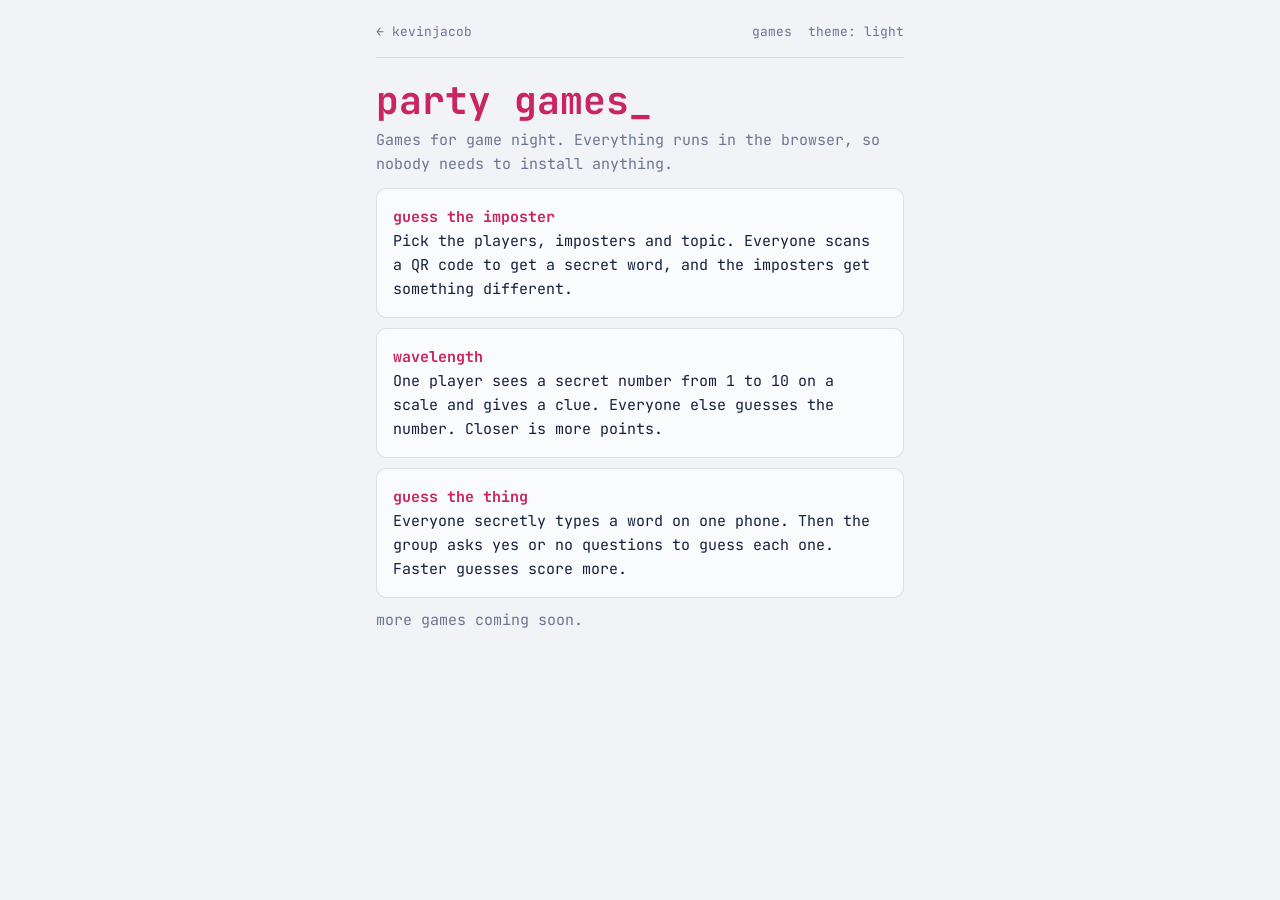
<file: games/index.html>
<!doctype html>
<html lang="en"><head><meta charset="utf-8">
<meta name="viewport" content="width=device-width, initial-scale=1, viewport-fit=cover">
<title>Party games | Kevin Jacob</title>
<link rel="stylesheet" href="https://fonts.googleapis.com/css2?family=JetBrains+Mono:wght@400;700&display=swap">
<link rel="stylesheet" href="games.css">
<script>try{var s=localStorage.getItem('kj-theme');if(s)document.documentElement.dataset.theme=s}catch(e){}</script></head><body>
<div class="wrap">
 <div class="bar"><a href="../">&larr; kevinjacob</a><span class="sp">games</span><button id="thm" class="tb" aria-label="Change theme">theme</button></div>
 <h1>party games<span class="a">_</span></h1>
 <p class="d">Games for game night. Everything runs in the browser, so nobody needs to install anything.</p>
 <a class="gcard" href="imposter.html"><b>guess the imposter</b><br>Pick the players, imposters and topic. Everyone scans a QR code to get a secret word, and the imposters get something different.</a>
 <a class="gcard" href="wavelength.html"><b>wavelength</b><br>One player sees a secret number from 1 to 10 on a scale and gives a clue. Everyone else guesses the number. Closer is more points.</a>
 <a class="gcard" href="guess.html"><b>guess the thing</b><br>Everyone secretly types a word on one phone. Then the group asks yes or no questions to guess each one. Faster guesses score more.</a>
 <p class="d">more games coming soon.</p>
</div><script src="theme.js"></script>
</body></html>
</file>
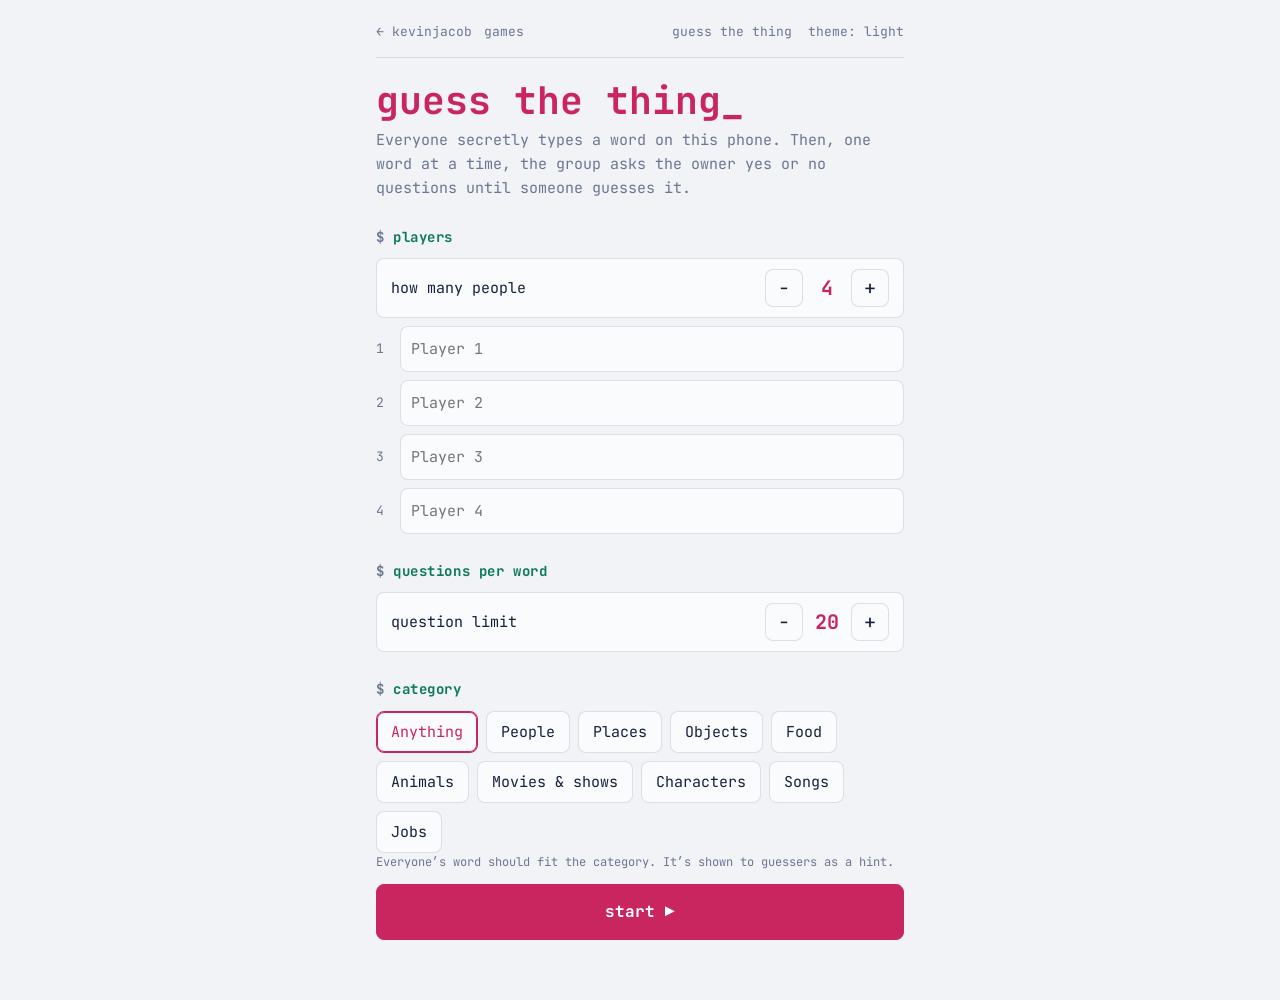
<file: games/guess.html>
<!doctype html>
<html lang="en"><head><meta charset="utf-8">
<meta name="viewport" content="width=device-width, initial-scale=1, viewport-fit=cover">
<title>Guess the Thing | Kevin Jacob</title>
<meta name="description" content="A pass-the-phone party game. Everyone secretly types a word, then the group asks yes or no questions to guess each one.">
<link rel="stylesheet" href="https://fonts.googleapis.com/css2?family=JetBrains+Mono:wght@400;700&display=swap">
<link rel="stylesheet" href="games.css">
<script>try{var s=localStorage.getItem('kj-theme');if(s)document.documentElement.dataset.theme=s}catch(e){}</script></head><body>
<div class="wrap">
 <div class="bar"><a href="../">&larr; kevinjacob</a><a href="./">games</a><span class="sp">guess the thing</span><button id="thm" class="tb" aria-label="Change theme">theme</button></div>

 <section id="setup">
  <h1>guess the thing<span class="a">_</span></h1>
  <p class="d">Everyone secretly types a word on this phone. Then, one word at a time, the group asks the owner yes or no questions until someone guesses it.</p>
  <h2>players</h2>
  <div class="row"><span>how many people</span><span class="step"><button id="nm" aria-label="Fewer players">&minus;</button><b id="nv">4</b><button id="np" aria-label="More players">+</button></span></div>
  <div id="names"></div>
  <h2>questions per word</h2>
  <div class="row"><span>question limit</span><span class="step"><button id="lm" aria-label="Fewer questions">&minus;</button><b id="lv">20</b><button id="lp" aria-label="More questions">+</button></span></div>
  <h2>category</h2>
  <div class="chips" id="cats"></div>
  <p class="warn">Everyone&rsquo;s word should fit the category. It&rsquo;s shown to guessers as a hint.</p>
  <p></p>
  <button class="btn big" id="go">start &#9654;</button>
 </section>

 <section id="hand" hidden>
  <h1 class="ctr" id="hmsg"></h1>
  <p class="ctr d" id="hsub"></p>
  <p class="ctr"><button class="btn big" id="hgo">I&rsquo;m ready</button></p>
 </section>

 <section id="enter" hidden>
  <h1 id="ename"></h1>
  <p class="d">Type your secret word. Category: <b class="a" id="ecat"></b></p>
  <input type="password" id="w" autocomplete="off" autocapitalize="off" autocorrect="off" spellcheck="false" maxlength="40" aria-label="Your secret word" data-lpignore="true">
  <p><label class="d"><input type="checkbox" id="wshow" style="width:auto;margin:0 6px 0 0"> show what I&rsquo;m typing</label></p>
  <p class="a" id="werr" hidden></p>
  <button class="btn big" id="lock">lock it in</button>
 </section>

 <section id="ready" hidden>
  <h1>all words are in<span class="a">_</span></h1>
  <p class="d">The phone holds every word, hidden. We&rsquo;ll go through them one at a time in a random order.</p>
  <button class="btn big" id="begin">first word &#9654;</button>
 </section>

 <section id="play" hidden>
  <p class="d ctr" id="rno"></p>
  <h1 class="ctr" id="own"></h1>
  <p class="ctr"><span class="pill" id="pcat"></span> <span class="pill" id="qno"></span></p>
  <div id="qpanel">
   <p class="ctr"><b class="u" id="asker"></b>, ask a yes or no question out loud. The owner answers.</p>
   <input type="text" id="qtext" placeholder="type the question (optional)" maxlength="80" autocomplete="off" aria-label="Question (optional)">
   <div class="ans"><button id="yes">yes</button><button id="no">no</button><button id="maybe">sort of</button></div>
   <p class="ctr"><button id="guessbtn">I want to guess</button></p>
  </div>
  <div id="gpanel" hidden>
   <p class="ctr"><b class="u" id="guesser"></b> says a guess out loud.<br><b class="a" id="owner2"></b>, was it right?</p>
   <div class="two"><button class="btn big" id="right">yes, right!</button><button class="btn big" id="wrong" style="background:var(--panel);color:var(--fg);border-color:var(--line)">nope</button></div>
  </div>
  <h2>questions so far</h2>
  <ul class="log" id="log"></ul>
 </section>

 <section id="result" hidden>
  <h1 class="ctr" id="rtitle"></h1>
  <p class="ctr" id="rsub"></p>
  <p class="ctr"><button class="btn big" id="rev">show the word</button></p>
  <div id="wordwrap" class="wordbox" hidden></div>
  <h2>scoreboard</h2>
  <div id="board"></div>
  <p class="ctr"><button class="btn big" id="nextw">next word &#9654;</button></p>
 </section>

 <section id="end" hidden>
  <h1 class="ctr">final scores<span class="a">_</span></h1>
  <p class="ctr" id="win"></p>
  <div id="fboard"></div>
  <p class="ctr"><button id="again">play again (new words)</button> <button id="change">change settings</button></p>
 </section>
</div>
<script src="guess.js"></script><script src="theme.js"></script>
</body></html>
</file>
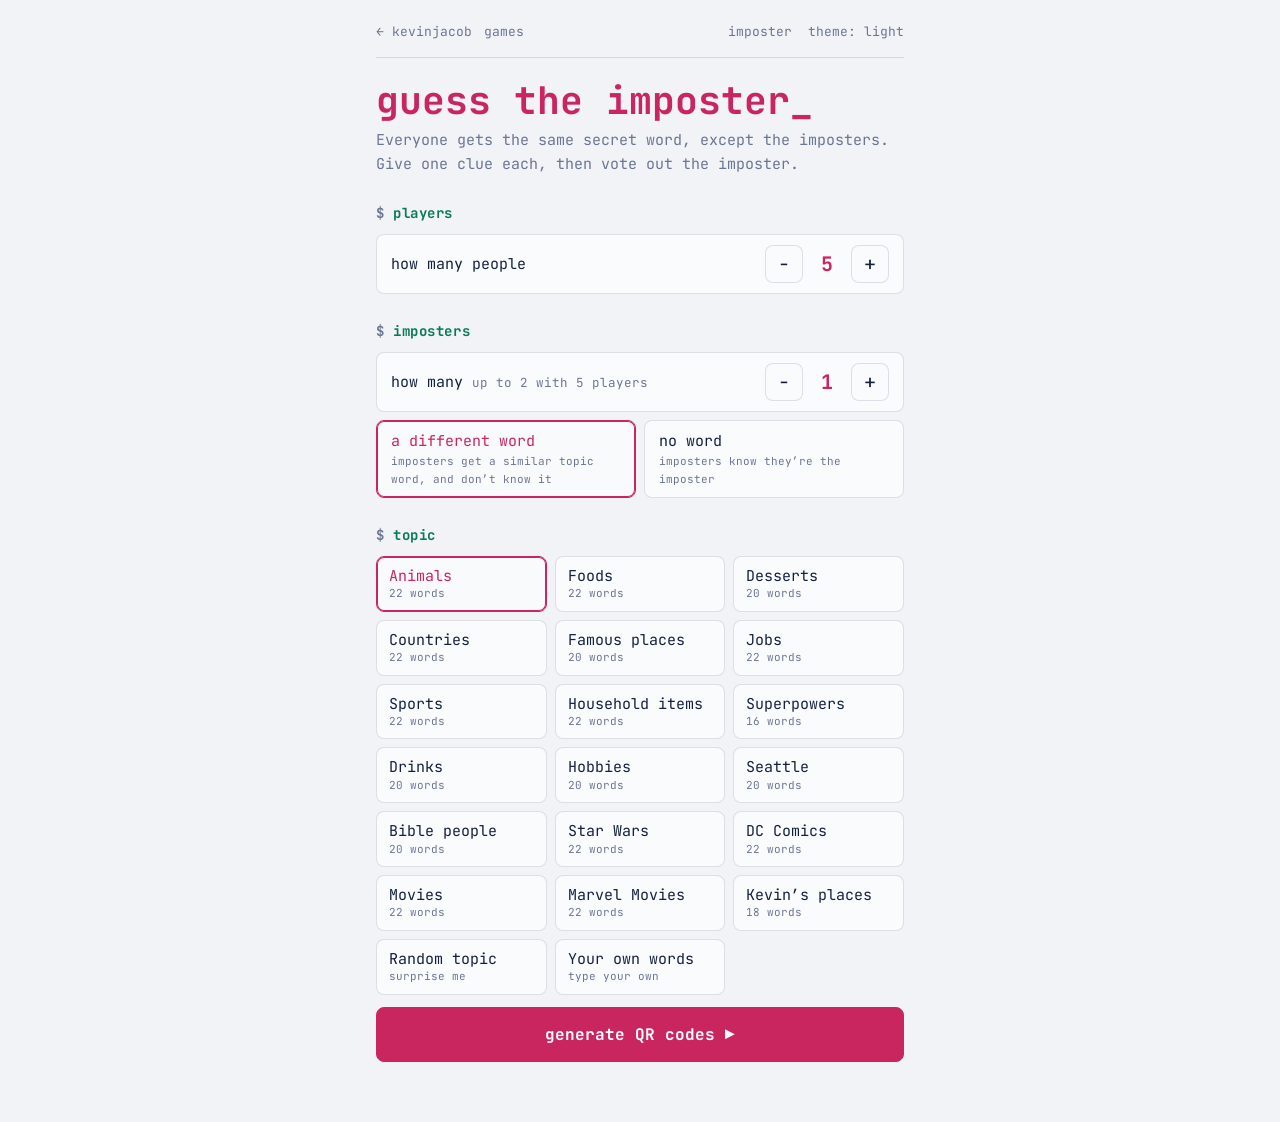
<file: games/imposter.html>
<!doctype html>
<html lang="en"><head><meta charset="utf-8">
<meta name="viewport" content="width=device-width, initial-scale=1, viewport-fit=cover">
<title>Guess the Imposter | Kevin Jacob</title>
<meta name="description" content="A pass-the-phone party game. Pick the players, imposters and topic, then everyone scans a QR code to get their secret card.">
<link rel="stylesheet" href="https://fonts.googleapis.com/css2?family=JetBrains+Mono:wght@400;700&display=swap">
<link rel="stylesheet" href="games.css">
<script>try{var s=localStorage.getItem('kj-theme');if(s)document.documentElement.dataset.theme=s}catch(e){}</script></head><body>
<div class="wrap">
 <div class="bar"><a href="../">&larr; kevinjacob</a><a href="./">games</a><span class="sp">imposter</span><button id="thm" class="tb" aria-label="Change theme">theme</button></div>

 <main id="host" hidden>
  <section id="setup">
   <h1>guess the imposter<span class="a">_</span></h1>
   <p class="d">Everyone gets the same secret word, except the imposters. Give one clue each, then vote out the imposter.</p>

   <h2>players</h2>
   <div class="row"><span>how many people</span><span class="step"><button id="nm" aria-label="Fewer players">&minus;</button><b id="nv">5</b><button id="np" aria-label="More players">+</button></span></div>
   <h2>imposters</h2>
   <div class="row"><span>how many <small class="d" id="khint"></small></span><span class="step"><button id="km" aria-label="Fewer imposters">&minus;</button><b id="kv">1</b><button id="kp" aria-label="More imposters">+</button></span></div>
   <div class="seg" id="mode">
    <button data-m="diff" aria-pressed="true">a different word<small>imposters get a similar topic word, and don&rsquo;t know it</small></button>
    <button data-m="blank" aria-pressed="false">no word<small>imposters know they&rsquo;re the imposter</small></button>
   </div>

   <h2>topic</h2>
   <div class="topics" id="topics"></div>
   <div id="customwrap" hidden><textarea id="custom" rows="3" placeholder="pizza, sushi, tacos, ramen"></textarea><div class="warn">separate words with commas</div></div>

   <p class="a" id="err" hidden></p>
   <p></p>
   <button class="btn big" id="go">generate QR codes &#9654;</button>
  </section>

  <section id="pass" hidden>
   <h1 class="ctr" id="pnum">Player 1</h1>
   <div class="dots" id="dots"></div>
   <div id="qrwrap">
    <p class="ctr d">Player, point your phone camera at this code. Only you should see your card.</p>
    <div class="qrbox" id="qr"></div>
    <p class="ctr"><button id="here">no phone? show it on this screen</button> <button id="copy">copy link</button></p>
   </div>
   <div id="herewrap" hidden>
    <p class="ctr d">Hand this device to the player. Hold the card to read it, then pass it back.</p>
    <div id="herecard"></div>
    <p class="ctr"><button id="backqr">&larr; back to the QR code</button></p>
   </div>
   <p class="ctr"><button id="prev">&#9664; back</button> <button class="btn" id="next" style="border-color:var(--acc);color:var(--acc)">Next player &#9654;</button></p>
  </section>

  <section id="done" hidden>
   <h1>cards dealt<span class="a">_</span></h1>
   <p><b class="u" id="first"></b> gives the first clue, then it goes around the circle.</p>
   <ul class="list"><li>say one clue about your word. Don&rsquo;t say the word itself.</li><li>imposters: listen, and blend in.</li><li>after a round or two, everyone votes for who they think the imposter is.</li></ul>
   <p><button class="btn big" id="revbtn">reveal the imposters</button></p>
   <div id="reveal" hidden></div>
   <p class="ctr"><button id="again">new round (same settings)</button> <button id="change">change settings</button></p>
  </section>
 </main>

 <main id="me" hidden>
  <h1 id="who">Player</h1>
  <p class="d">Hold the card to see your secret. Let go to hide it, and don&rsquo;t show anyone.</p>
  <div id="mecard"></div>
  <p class="warn">This card lives only on your phone. Close this tab when the round is over.</p>
  <p class="warn"><a href="#" id="hostlink">host a game instead</a></p>
 </main>
</div>
<script src="qr.js"></script><script src="imposter.js"></script>
<script src="theme.js"></script>
</body></html>
</file>
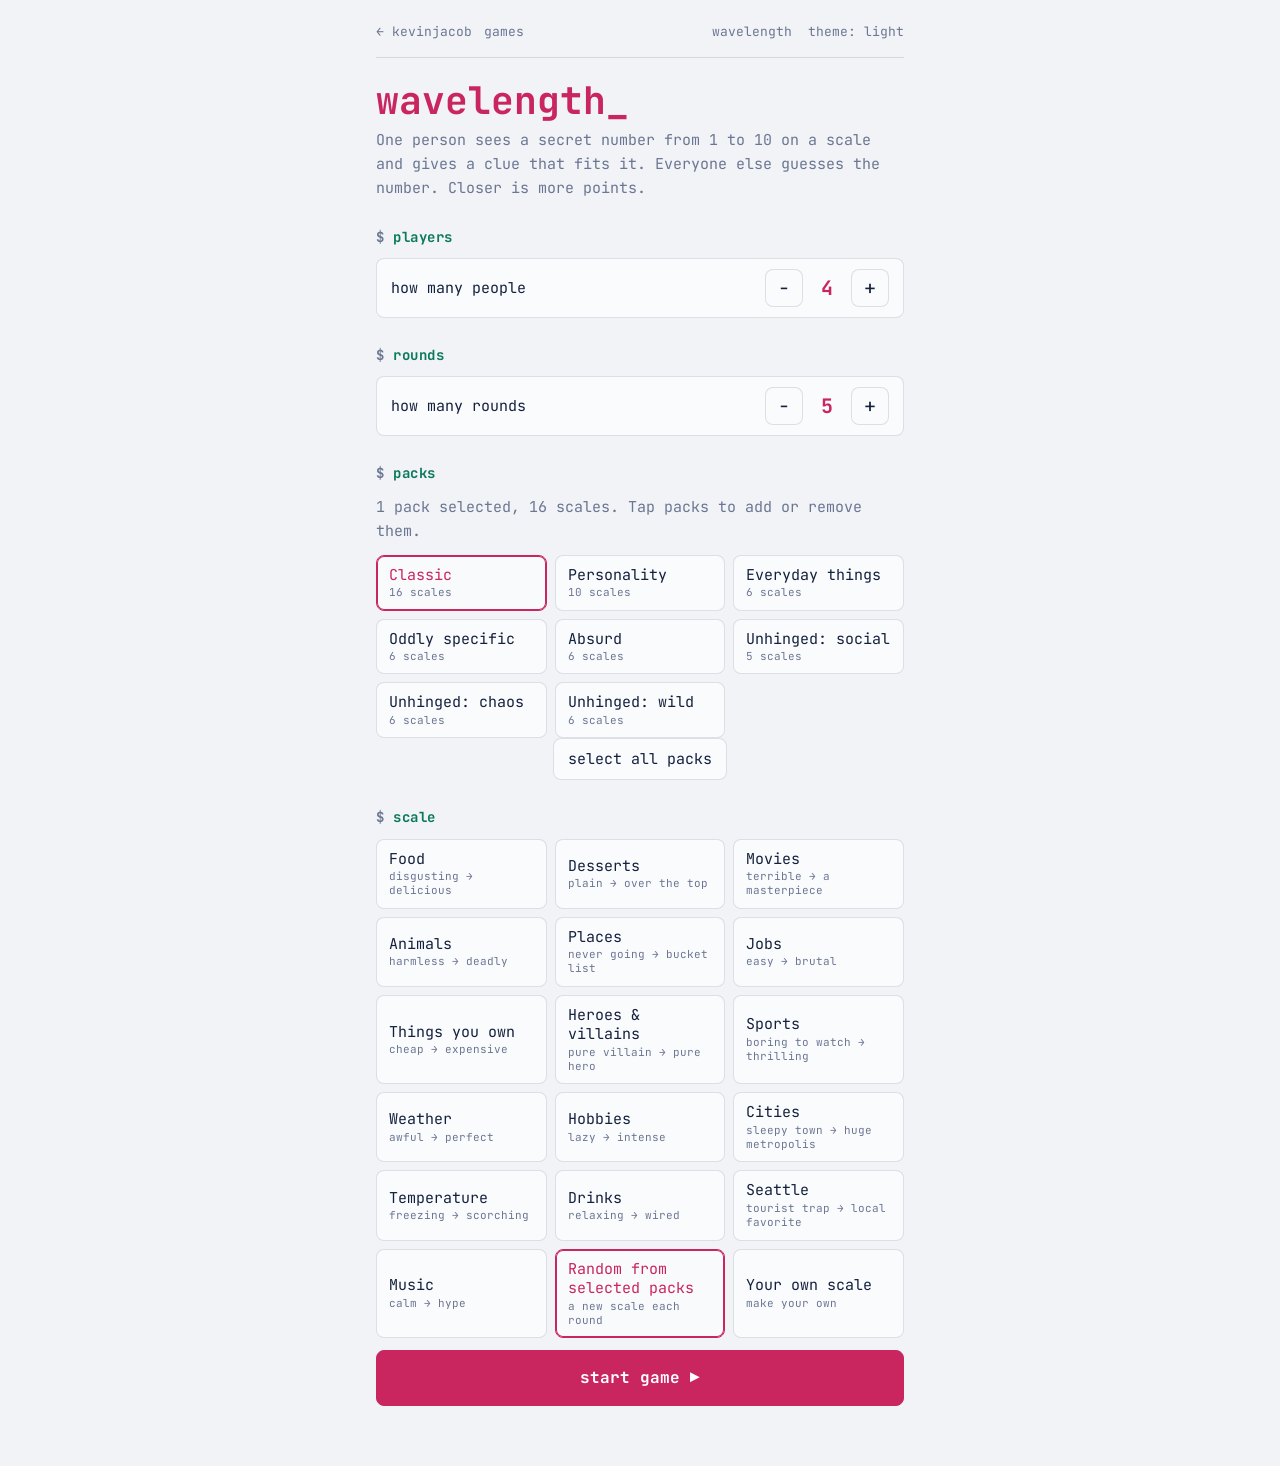
<file: games/wavelength.html>
<!doctype html>
<html lang="en"><head><meta charset="utf-8">
<meta name="viewport" content="width=device-width, initial-scale=1, viewport-fit=cover">
<title>Wavelength | Kevin Jacob</title>
<meta name="description" content="A party game of reading minds. One player sees a secret number from 1 to 10 and gives a clue. Everyone else guesses it.">
<link rel="stylesheet" href="https://fonts.googleapis.com/css2?family=JetBrains+Mono:wght@400;700&display=swap">
<link rel="stylesheet" href="games.css">
<script>try{var s=localStorage.getItem('kj-theme');if(s)document.documentElement.dataset.theme=s}catch(e){}</script></head><body>
<div class="wrap">
 <div class="bar"><a href="../">&larr; kevinjacob</a><a href="./">games</a><span class="sp">wavelength</span><button id="thm" class="tb" aria-label="Change theme">theme</button></div>

 <main id="host" hidden>
  <section id="setup">
   <h1>wavelength<span class="a">_</span></h1>
   <p class="d">One person sees a secret number from 1 to 10 on a scale and gives a clue that fits it. Everyone else guesses the number. Closer is more points.</p>

   <h2>players</h2>
   <div class="row"><span>how many people</span><span class="step"><button id="nm" aria-label="Fewer players">&minus;</button><b id="nv">4</b><button id="np" aria-label="More players">+</button></span></div>
   <h2>rounds</h2>
   <div class="row"><span>how many rounds</span><span class="step"><button id="rm" aria-label="Fewer rounds">&minus;</button><b id="rv">5</b><button id="rp" aria-label="More rounds">+</button></span></div>

   <h2>packs</h2>
   <p class="d" id="phint"></p>
   <div class="topics" id="packs"></div>
   <p class="ctr"><button id="allp">select all packs</button></p>
   <h2>scale</h2>
   <div class="topics" id="topics"></div>
   <div id="customwrap" hidden>
    <input type="text" id="clo" placeholder="1 means... (e.g. sleepy)" maxlength="30" aria-label="What 1 means">
    <input type="text" id="chi" placeholder="10 means... (e.g. wired)" maxlength="30" aria-label="What 10 means">
    <input type="text" id="cpr" placeholder="clue prompt (optional), e.g. name a drink" maxlength="40" aria-label="Clue prompt">
   </div>
   <p class="a" id="err" hidden></p>
   <p></p>
   <button class="btn big" id="go">start game &#9654;</button>
  </section>

  <section id="clue" hidden>
   <h1 class="ctr" id="rhead">Round 1 of 5</h1>
   <p class="ctr"><b class="u" id="giver"></b> is the clue-giver</p>
   <div class="spec" id="spec"></div>
   <div id="qrwrap">
    <p class="ctr d">Clue-giver, point your phone camera at this code to see your secret number. Everyone else, look away.</p>
    <div class="qrbox" id="qr"></div>
    <p class="ctr"><button id="here">no phone? show it on this screen</button> <button id="copy">copy link</button></p>
   </div>
   <div id="herewrap" hidden>
    <p class="ctr d">Clue-giver, hold the card to see your number. Everyone else, look away.</p>
    <div id="herecard"></div>
    <p class="ctr"><button id="backqr">&larr; back to the QR code</button></p>
   </div>
   <p class="ctr"><button class="btn" id="cluedone" style="border-color:var(--acc);color:var(--acc)">clue given &#9654;</button></p>
  </section>

  <section id="guess" hidden>
   <h1 class="ctr">make your guess<span class="a">_</span></h1>
   <p class="ctr d">The clue-giver says their answer out loud. Talk it over, then pick one number together.</p>
   <div class="spec" id="gspec"></div>
   <div class="nums" id="nums"></div>
   <p class="ctr"><button class="btn big" id="lock" disabled>lock it in</button></p>
  </section>

  <section id="result" hidden>
   <h1 class="ctr" id="verdict"></h1>
   <div class="pts" id="pts"></div>
   <div class="spec" id="rspec"></div>
   <p class="ctr" id="tally"></p>
   <p class="ctr"><button class="btn big" id="nextround">next round &#9654;</button></p>
  </section>

  <section id="end" hidden>
   <h1 class="ctr">final score<span class="a">_</span></h1>
   <div class="pts" id="total"></div>
   <p class="ctr" id="grade"></p>
   <ul class="list" id="log"></ul>
   <p class="ctr"><button id="again">play again (same settings)</button> <button id="change">change settings</button></p>
  </section>
 </main>

 <main id="me" hidden>
  <h1 id="who">Clue-giver</h1>
  <p class="d">Hold the card to see your secret number. Let go to hide it. Then give a clue that fits.</p>
  <div class="spec" id="mespec"></div>
  <div id="mecard"></div>
  <p class="warn">This card lives only on your phone. Close this tab when the round is over.</p>
  <p class="warn"><a href="#" id="hostlink">host a game instead</a></p>
 </main>
</div>
<script src="qr.js"></script><script src="wavelength.js"></script>
<script src="theme.js"></script>
</body></html>
</file>
<file: games/games.css>
:root{--onacc:#fff;--bg:#f1f3f7;--fg:#14213d;--dim:#6b7692;--acc:#c9255f;--ok:#0b7a5a;--land:#dbe3f0;--inset:#fff;--panel:rgba(250,251,253,.94);--line:rgba(20,33,61,.13);color-scheme:light;box-sizing:border-box;padding-top:env(safe-area-inset-top,0px);padding-bottom:env(safe-area-inset-bottom,0px)}
@media(prefers-color-scheme:dark){:root:not([data-theme="light"]){--onacc:#0d1424;--bg:#0d1424;--fg:#e8e4d4;--dim:#7b87a6;--acc:#ff8fa3;--ok:#8ff0c0;--land:#17233f;--inset:#1c2b4d;--panel:rgba(13,20,36,.93);--line:rgba(143,240,192,.13);color-scheme:dark}}
:root[data-theme="dark"]{--onacc:#0d1424;--bg:#0d1424;--fg:#e8e4d4;--dim:#7b87a6;--acc:#ff8fa3;--ok:#8ff0c0;--land:#17233f;--inset:#1c2b4d;--panel:rgba(13,20,36,.93);--line:rgba(143,240,192,.13);color-scheme:dark}
:root[data-theme="dracula"]{--bg:#282a36;--fg:#f8f8f2;--dim:#8f94b8;--acc:#ff79c6;--ok:#50fa7b;--land:#3a3d52;--inset:#44475a;--panel:rgba(40,42,54,.94);--line:rgba(248,248,242,.14);--onacc:#282a36;color-scheme:dark}
:root[data-theme="gruvbox"]{--bg:#282828;--fg:#ebdbb2;--dim:#a89984;--acc:#fe8019;--ok:#b8bb26;--land:#3c3836;--inset:#504945;--panel:rgba(40,40,40,.94);--line:rgba(235,219,178,.14);--onacc:#282828;color-scheme:dark}
:root[data-theme="nord"]{--bg:#2e3440;--fg:#eceff4;--dim:#8f9bb3;--acc:#88c0d0;--ok:#a3be8c;--land:#3b4252;--inset:#434c5e;--panel:rgba(46,52,64,.94);--line:rgba(236,239,244,.14);--onacc:#2e3440;color-scheme:dark}
:root[data-theme="solarized"]{--bg:#fdf6e3;--fg:#073642;--dim:#657b83;--acc:#cb4b16;--ok:#859900;--land:#eee8d5;--inset:#fff;--panel:rgba(253,246,227,.94);--line:rgba(7,54,66,.14);--onacc:#fdf6e3;color-scheme:light}
:root[data-theme="matrix"]{--bg:#020a04;--fg:#b9ffcf;--dim:#3f8f5b;--acc:#00ff66;--ok:#7dffb0;--land:#06200f;--inset:#0a2e17;--panel:rgba(2,10,4,.94);--line:rgba(0,255,102,.2);--onacc:#020a04;color-scheme:dark}
:root[data-theme="batman"]{--bg:#0a0b0f;--fg:#d6d9e0;--dim:#838a9c;--acc:#ffd60a;--ok:#6fb1d9;--land:#161922;--inset:#222634;--panel:rgba(10,11,15,.94);--line:rgba(255,214,10,.18);--onacc:#0a0b0f;color-scheme:dark}
*{box-sizing:border-box}
html,body{height:auto;min-height:100%}
body{margin:0;background:var(--bg);color:var(--fg);font:15px/1.6 "JetBrains Mono",ui-monospace,Menlo,Consolas,monospace;overflow:auto;-webkit-tap-highlight-color:transparent}
[hidden]{display:none!important}
.wrap{max-width:560px;margin:0 auto;padding:14px 16px 60px}
.bar{display:flex;align-items:center;gap:12px;font-size:13px;color:var(--dim);padding:8px 0 14px;border-bottom:1px solid var(--line);margin-bottom:22px}
.bar a{color:var(--dim);text-decoration:none}.bar a:hover{color:var(--ok)}.bar .sp{margin-left:auto}
h1{margin:0 0 6px;color:var(--acc);font-size:clamp(26px,8vw,38px);line-height:1.1}
h2{margin:26px 0 10px;color:var(--ok);font-size:14px;font-weight:700;letter-spacing:.04em;text-transform:lowercase}
h2::before{content:"$ ";color:var(--dim)}
p{margin:0 0 12px}.d{color:var(--dim)}.a{color:var(--acc)}.u{color:var(--ok)}
button,.btn{font:inherit;color:var(--fg);background:var(--panel);border:1px solid var(--line);border-radius:8px;padding:8px 14px;cursor:pointer;text-decoration:none;display:inline-block}
button:hover,button:focus-visible,.btn:hover{border-color:var(--ok);color:var(--ok);outline:none}
.big{width:100%;padding:14px;font-size:16px;color:var(--onacc);background:var(--acc);border-color:var(--acc);font-weight:700}
.big:hover,.big:focus-visible{color:var(--onacc);background:var(--ok);border-color:var(--ok)}
.row{display:flex;align-items:center;justify-content:space-between;gap:10px;padding:10px 14px;background:var(--panel);border:1px solid var(--line);border-radius:8px;margin-bottom:8px}
.step{display:flex;align-items:center;gap:12px}.step b{min-width:2ch;text-align:center;font-size:20px;color:var(--acc)}
.step button{width:38px;height:38px;padding:0;font-size:20px;line-height:1}
.topics{display:grid;grid-template-columns:repeat(auto-fill,minmax(150px,1fr));gap:8px}
.tp{text-align:left;padding:10px 12px;line-height:1.3}.tp small{display:block;color:var(--dim);font-size:11px}
.tp[aria-pressed="true"]{border-color:var(--acc);color:var(--acc);box-shadow:inset 0 0 0 1px var(--acc)}
textarea,input[type=text]{width:100%;font:inherit;color:var(--fg);background:var(--panel);border:1px solid var(--line);border-radius:8px;padding:10px;margin-top:8px}
.seg{display:flex;gap:8px;flex-wrap:wrap}.seg button{flex:1;min-width:140px;text-align:left}.seg button[aria-pressed="true"]{border-color:var(--acc);color:var(--acc);box-shadow:inset 0 0 0 1px var(--acc)}
.seg small{display:block;color:var(--dim);font-size:11px}
.qrbox{background:#fff;border-radius:12px;padding:12px;width:min(78vw,300px);margin:12px auto;line-height:0}
.qrbox svg{width:100%;height:auto;display:block}
.dots{display:flex;gap:6px;justify-content:center;flex-wrap:wrap;margin:8px 0 14px}
.dots i{width:10px;height:10px;border-radius:50%;background:var(--line)}.dots i.on{background:var(--ok)}.dots i.cur{background:var(--acc)}
.ctr{text-align:center}
.card{position:relative;margin:18px 0;min-height:230px;border:2px dashed var(--line);border-radius:14px;display:flex;flex-direction:column;align-items:center;justify-content:center;gap:6px;padding:20px;text-align:center;user-select:none;-webkit-user-select:none;touch-action:none;background:var(--panel);cursor:pointer}
.card.on{border:2px solid var(--acc);border-style:solid}
.card .w{font-size:clamp(28px,9vw,44px);color:var(--acc);font-weight:700;line-height:1.15;word-break:break-word}
.card .h{color:var(--dim)}
.imp{color:var(--acc)}
.list{margin:0 0 12px;padding:0;list-style:none}.list li{padding:6px 0;border-bottom:1px solid var(--line)}
.warn{font-size:12px;color:var(--dim)}
.gcard{display:block;text-decoration:none;color:var(--fg);padding:16px;background:var(--panel);border:1px solid var(--line);border-radius:10px;margin-bottom:10px}.gcard:hover{border-color:var(--ok)}.gcard b{color:var(--acc)}
a{color:var(--acc)}
.spec{margin:10px 0 16px}
.spec .pr{font-size:18px;color:var(--acc);font-weight:700;text-align:center;margin-bottom:12px}
.sbar{position:relative;height:16px;border-radius:8px;margin:26px 6px 8px;background:linear-gradient(90deg,var(--ok),var(--acc));opacity:.9}
.sbar i{position:absolute;top:50%;width:2px;height:8px;background:var(--bg);transform:translate(-1px,-50%);opacity:.6}
.sbar b{position:absolute;top:-24px;transform:translateX(-50%);font-size:12px;line-height:1;padding:3px 7px;border-radius:6px;white-space:nowrap}
.sbar b::after{content:"";position:absolute;left:50%;bottom:-5px;border:5px solid transparent;border-bottom:0;margin-left:-5px}
.sbar b.t{background:var(--ok);color:var(--onacc)}.sbar b.t::after{border-top-color:var(--ok)}
.sbar b.g{background:var(--fg);color:var(--bg)}.sbar b.g::after{border-top-color:var(--fg)}
.ends{display:flex;justify-content:space-between;gap:12px;font-size:13px;margin:0 2px}.ends span:last-child{text-align:right}
.nums{display:grid;grid-template-columns:repeat(5,1fr);gap:8px;margin:12px 0}
.nums button{padding:12px 0;font-size:18px;font-weight:700}.nums button[aria-pressed="true"]{border-color:var(--acc);color:var(--acc);box-shadow:inset 0 0 0 1px var(--acc)}
.pts{font-size:clamp(40px,14vw,64px);text-align:center;color:var(--acc);font-weight:700;line-height:1.1}
.card .n{font-size:clamp(64px,24vw,110px);color:var(--acc);font-weight:700;line-height:1}
.two{display:grid;grid-template-columns:1fr 1fr;gap:8px}
#rspec .sbar{margin-top:56px}
.bar .tb{border:0;background:none;padding:0;color:var(--dim);font-size:13px}.bar .tb:hover,.bar .tb:focus-visible{color:var(--ok)}.bar .sp{margin-right:4px}
.bar a,.bar .tb,.bar .sp{white-space:nowrap}.bar{flex-wrap:wrap;gap:4px 12px}@media(max-width:430px){.bar{font-size:12px}.bar .tb{font-size:12px}}
.ans{display:grid;grid-template-columns:repeat(3,1fr);gap:8px;margin:10px 0}
.ans button{padding:14px 0;font-size:17px;font-weight:700}
.log{list-style:none;margin:0 0 12px;padding:0;font-size:13px}.log li{padding:5px 0;border-bottom:1px solid var(--line)}.log li::before{content:""}
.log .y{color:var(--ok)}.log .n{color:var(--acc)}
.wordbox{margin:14px 0;padding:18px;text-align:center;background:var(--panel);border:2px solid var(--acc);border-radius:12px;font-size:clamp(26px,8vw,40px);font-weight:700;color:var(--acc);word-break:break-word}
.chips{display:flex;flex-wrap:wrap;gap:8px}.chips button[aria-pressed="true"]{border-color:var(--acc);color:var(--acc);box-shadow:inset 0 0 0 1px var(--acc)}
.nm{display:flex;gap:8px;align-items:center;margin-top:8px}.nm span{min-width:2ch;color:var(--dim);font-size:13px}.nm input{margin-top:0}
.pill{display:inline-block;font-size:12px;color:var(--dim);border:1px solid var(--line);border-radius:999px;padding:1px 10px}
</file>
